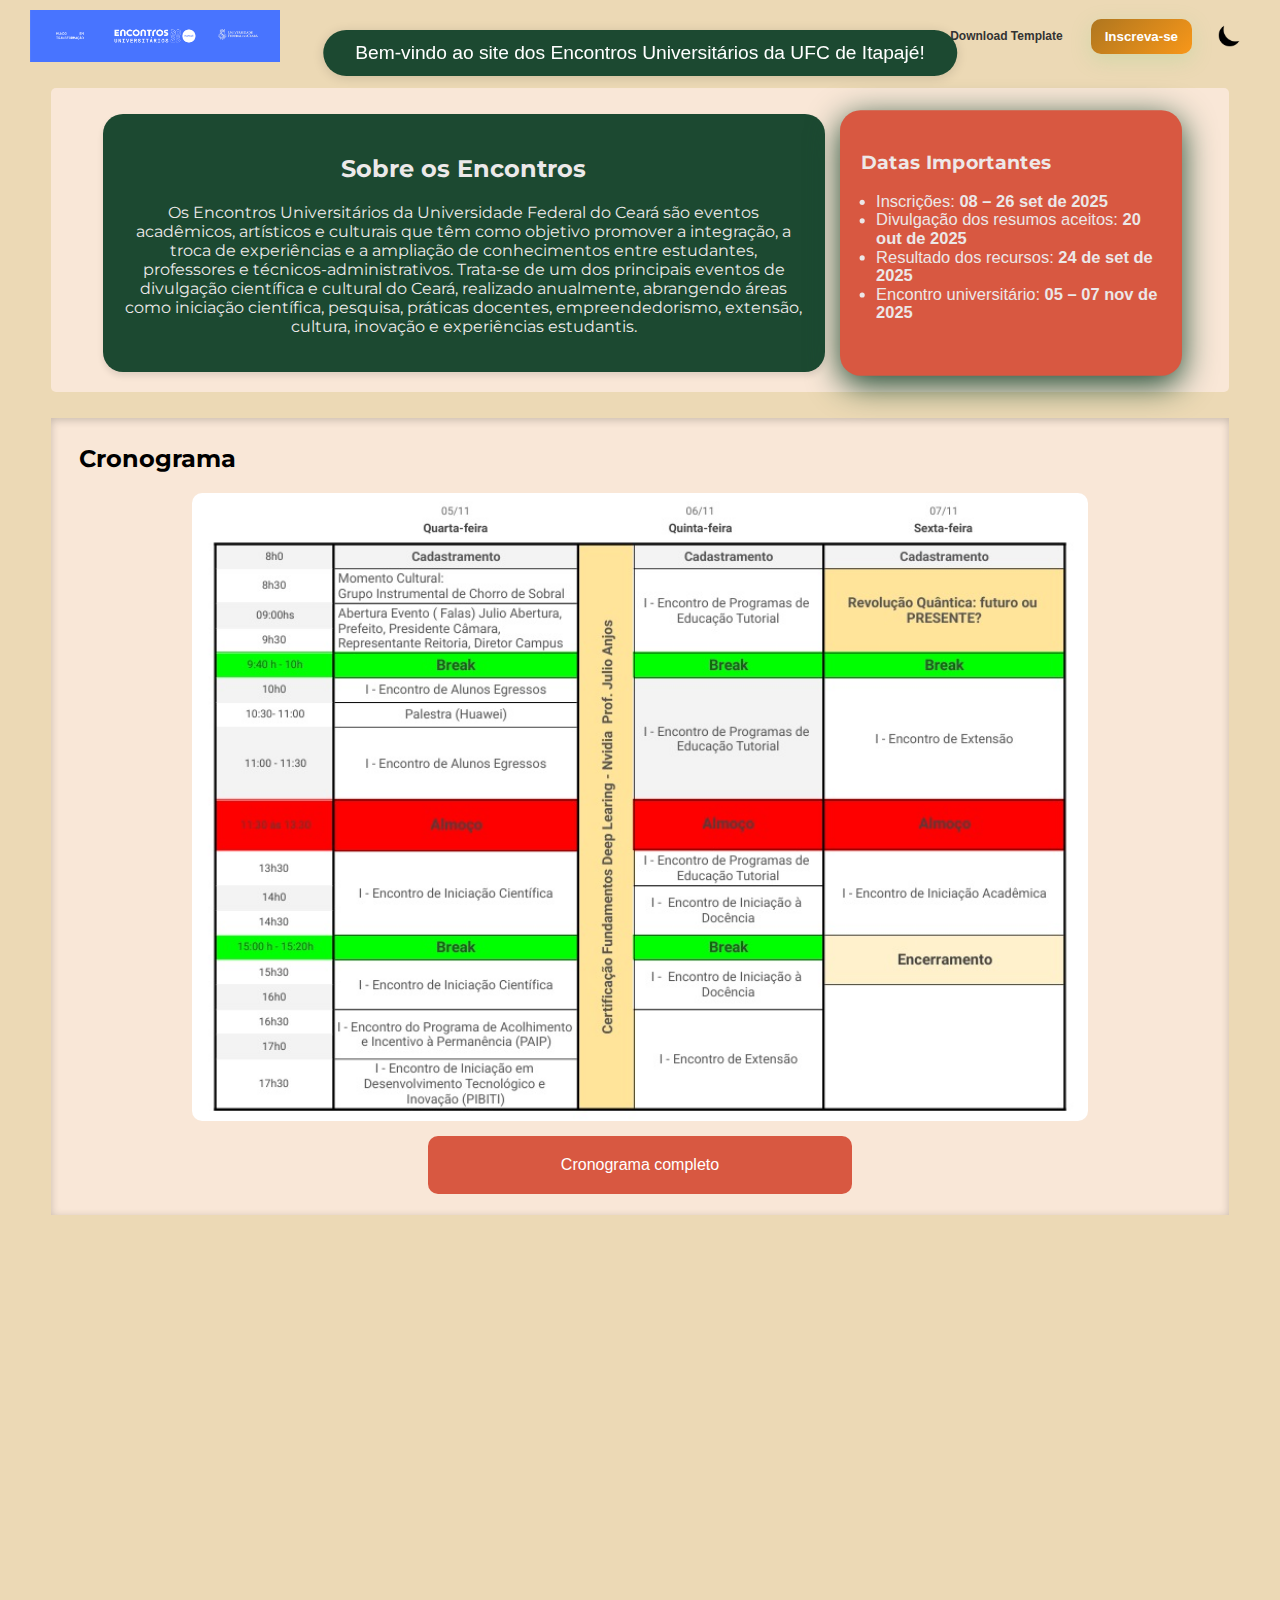
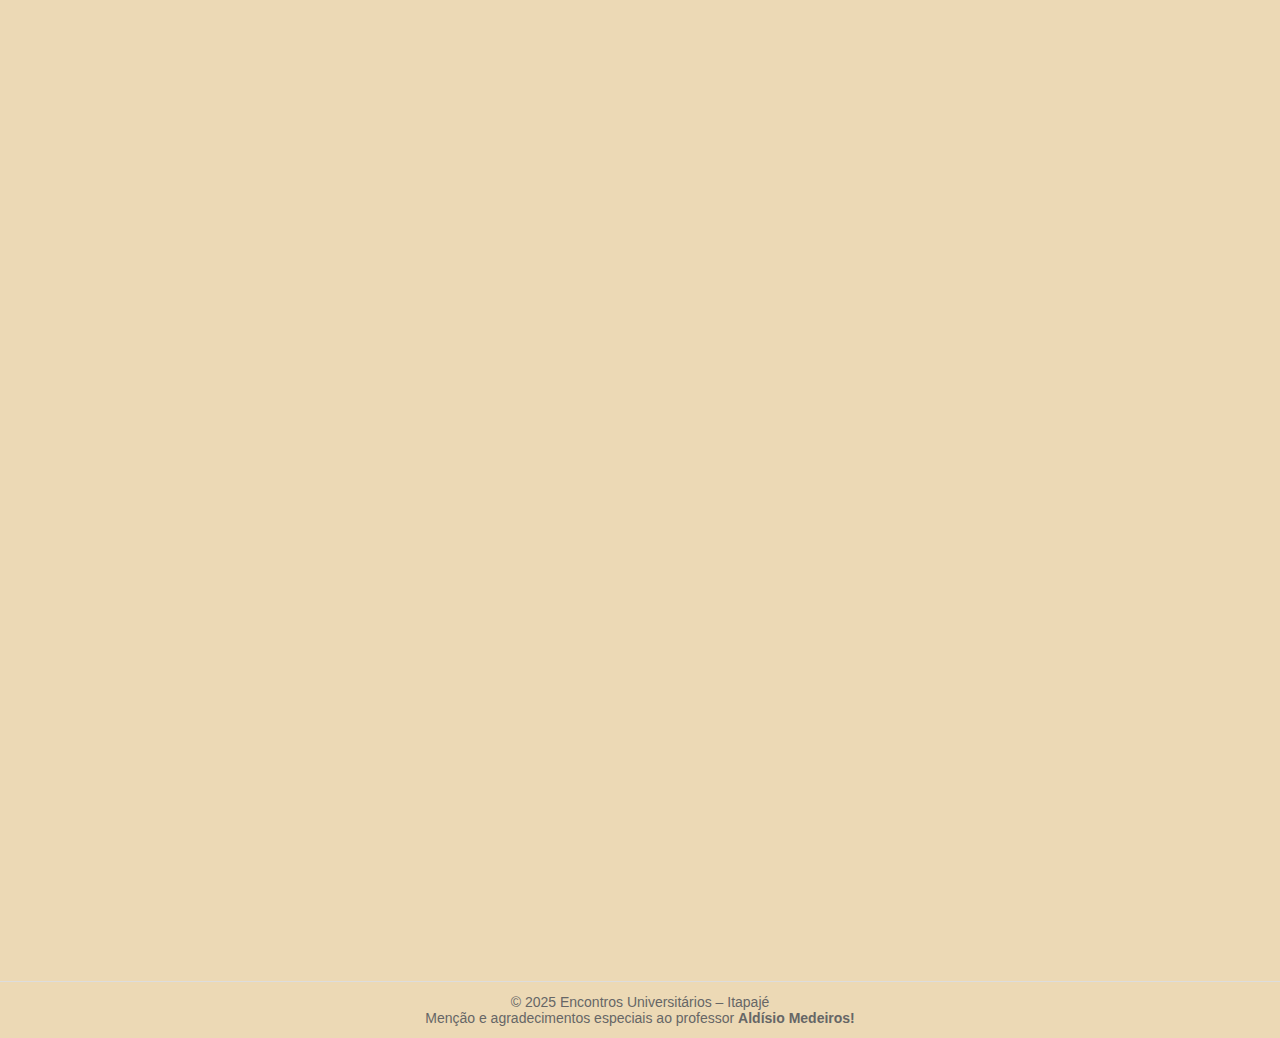
<file: index.html>
<!DOCTYPE html>
<html lang="pt-br">
<head>
    <meta charset="UTF-8">
    <meta name="viewport" content="width=device-width, initial-scale=1.0">
    <link rel="icon" type="image/png" href="./imgs/icone_EU.png" />

    <link href="https://fonts.googleapis.com/css2?family=Montserrat:wght@400;600&family=Open+Sans:wght@400;600&display=swap" rel="stylesheet">

    <title>Encontros Universitários 2025 | Itapajé CE</title>

    <link rel="stylesheet" href="./style.css">

    <script src="./script.js" defer></script>

</head>

<body>
    
    <!-- Barra superior -->
    <header class="topbar" id="topbar">
        <nav class="nav" aria-label="Navegação principal">
            <a class="brand" href="https://sysprppg.ufc.br/eu/2025/" target="_blank" aria-label="ir para site EU">
                <img src="imgs/EU2025_cabec.png" alt="Logo-img" class="logo-EU" title="Site dos Encontros Universitários">
            </a>
            <div class="spacer"></div>
            <div class="links" id="navLinks">
                <a data-scrollto="#home" href="#home">Início</a>
                <a data-scrollto="#programacao" href="#programacao">Programação</a>
                <a data-scrollto="#info" href="#info"> Informações</a>
                <a data-scrollto="#contatos" href="#contatos">Contatos</a>
                <a data-scrollto="#org" href="#org">Organização</a>
                <a href="https://sysprppg.ufc.br/eu/2025/index.php/template-para-apresentacoes" target="_blank">Download Template</a>
            </div>

            <button data-inscrever class="inscrever">Inscreva-se</button>
            
            <!-- BOTÃO DARK MODE -->
            <button title="Dark mode" id="darkToggle" class="toggle-dark" aria-label="Alternar tema">
                <img src="imgs/lua.png" alt="Alternar tema" class="icon-dark">
            </button>
            
            <!-- três traços kkkk -->
            <button class="burger" id="burger" aria-label="Abrir menu" aria-controls="navLinks" aria-expanded="false">
                <span class="bar"></span>
                <span class="bar"></span>
                <span class="bar"></span>
            </button>
        </nav>
    </header>


    <!-- CORPO PRINCIPAL DO SITE -->
    <!-- Home -->
    <main>
        <section id="home" class="hero">
             <!-- <h1 style="text-align: center;">Encontros Universitários 2025 - Itapajé</h1> -->
            <div class="content-container">
                <div class="cards-container">
                    <div class="card main-card">
                        <h2>Sobre os Encontros</h2>
                        <p>Os Encontros Universitários da Universidade Federal do Ceará são eventos acadêmicos, artísticos e culturais que têm como objetivo promover a integração, a troca de experiências e a ampliação de conhecimentos entre estudantes, professores e técnicos-administrativos. Trata-se de um dos principais eventos de divulgação científica e cultural do Ceará, realizado anualmente, abrangendo áreas como iniciação científica, pesquisa, práticas docentes, empreendedorismo, extensão, cultura, inovação e experiências estudantis.</p>
                    </div>
                    <div id="card-date" class="card side-card">
                        <h3>Datas Importantes</h3>
                        <ul class="muted">
                            <li>Inscrições: <strong>08 – 26 set de 2025</strong></li>
                            <li>Divulgação dos resumos aceitos: <strong>20 out de 2025</strong></li>
                            <li>Resultado dos recursos: <strong>24 de set de 2025</strong></li>
                            <li>Encontro universitário: <strong>05 – 07 nov de 2025</strong></li>
                        </ul>
                    </div>
                </div>
        </section>

        <!-- Programação -->
        <section id="programacao">
            <h2>Cronograma</h2>
            <img class="cronograma" src="imgs/prog2.jpg" alt="Cronograma">
            <a class="comp" href="https://drive.google.com/file/d/19TSEqKfdE1j9_qYb69uY0jV5UJxWDCfP/view?usp=sharing" target="_blank">Cronograma completo</a>
        </section>

        <!-- Inscrição -->
        <section id="info">
            <h2>Informações</h2>
            <p>Veja os trabalhos no link abaixo:</p>
            <a class="comp" href="https://drive.google.com/file/d/16iGttIjMV3OCXrjWsPXw42Hp1NzFUA-V/view?usp=sharing" target="_blank">Lista de Trabalhos Aceitos</a>
            </div>
        </section>

        <!-- Contatos -->
        <section id="contatos">
            <h2>Contatos</h2>
            <div>
                <p>E‑mail: Encontrosuniversitarios@itapaje.ufc.br<br>Instagram: @ufc.itapaje<br></p>
                <div>
                    <h3>Local</h3>
                    <div class="map">

                    <iframe src="https://www.google.com/maps/embed?pb=!1m18!1m12!1m3!1d418.50828631290585!2d-39.57857748487574!3d-3.6905886933231193!2m3!1f0!2f0!3f0!3m2!1i1024!2i768!4f13.1!3m3!1m2!1s0x7c06b60a56c1aa1%3A0x6b11fce20b307326!2sUFC%20-%20Universidade%20Federal%20do%20Cear%C3%A1%20%7C%20Campus%20Itapaj%C3%A9!5e0!3m2!1sen!2sbr!4v1755982370438!5m2!1sen!2sbr" width="600" height="450" style="border:0;" allowfullscreen="" loading="lazy" referrerpolicy="no-referrer-when-downgrade"></iframe>
                    </div>
                    <p>UFC - Universidade Federal do Ceará | Campus Itapajé, Itapaje - Ceará, 62600-000</p>
                </div>
            </div>
        </section>

        <!-- Organização -->
        <section id="org">
            <h2>Comitê organizacional</h2>

            <h3>Comitê Docente</h3>
            <ul>
                <li>Eduardo de Melo Mapurunga</li>
                <li>Julio Cesar Santos dos Anjos</li>
                <li>Tarek Sayjari</li>
            </ul>
            <h3>Comitê Discente</h3>
            <ul>
                <li>Milena Costa Barrozo</li>
                <li>Leandro Nascimento Adegas</li>
                <li>Jônatas Fernandes Silva</li>
            </ul>
        </section>

        <footer>
            <div class="rodape">
                &copy; 2025 Encontros Universitários &ndash; Itapajé<br>
                Menção e agradecimentos especiais ao professor <strong>Aldísio Medeiros!</strong>
            </div>
        </footer>
</body>
</html>
</file>
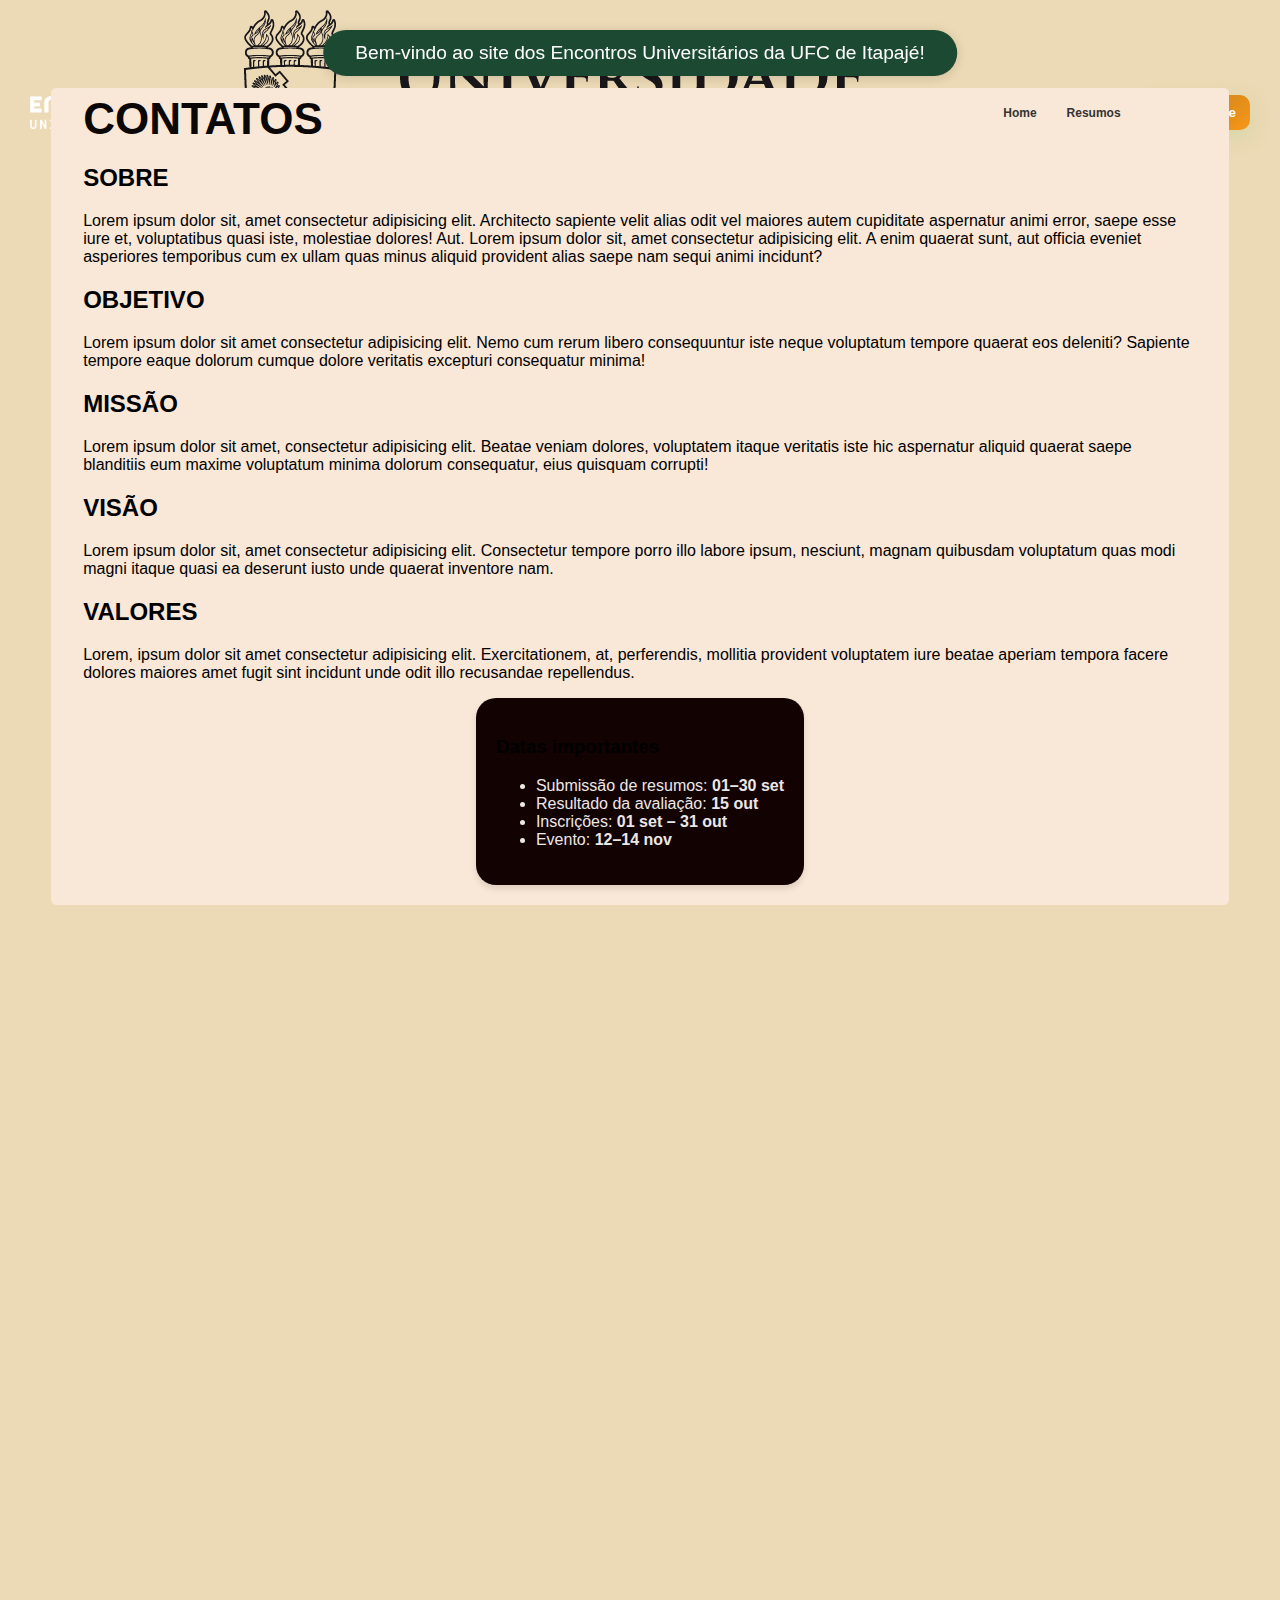
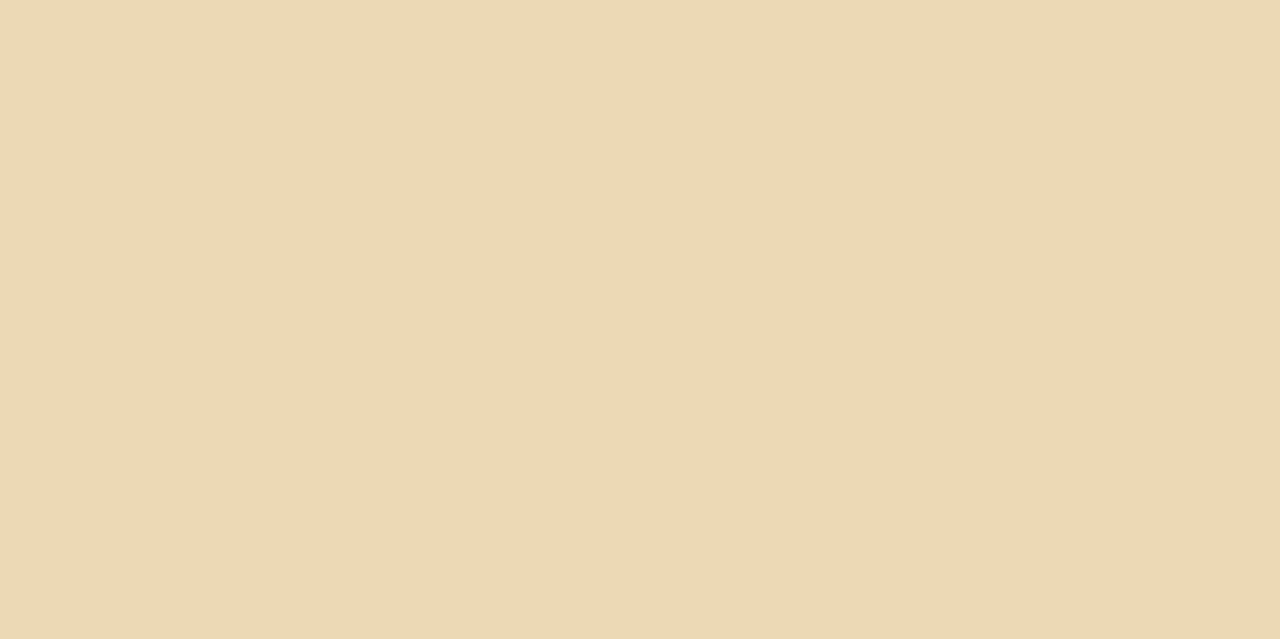
<file: sub/contatos.html>
<!DOCTYPE html>
<html lang="pt-br">
<head>
    <meta charset="UTF-8">
    <meta name="viewport" content="width=device-width, initial-scale=1.0">
    <link rel="icon" type="image/png" href="../imgs/icone_EU.png" />

    <title>Contatos | Encontro Universitário</title>

    <link rel="stylesheet" href="../style.css">

    <script src="../script.js" defer></script>

</head>

<body>
    
    <!-- Barra superior -->
    <header class="topbar" id="topbar">
        <nav class="nav" aria-label="Navegação principal">
            <a class="brand" href="../index.html" aria-label="Ir para Início">
                <img src="../imgs/encontros25_logo.png" alt="Logo-img" class="logo-EU">
            </a>
            <a href="https://itapaje.ufc.br/pt/">
                <img src="../imgs/brasao_UFC.png" alt="brasao-ufc" class="logo-UFC">
            </a>
            <div class="spacer"></div>
            <div class="links" id="navLinks">
                <a href="../index.html" >Home</a>
                <a href="resumos.html">Resumos</a>
            </div>
            <button class="inscrever" onclick="window.location.href='../sub/inscrever.html'">Inscreva-se</button>
            
            <!-- três traços -->
            <button class="burger" id="burger" aria-label="Abrir menu" aria-controls="navLinks" aria-expanded="false">
                <span class="bar"></span>
                <span class="bar"></span>
                <span class="bar"></span>
            </button>
        </nav>
    </header>

    <!-- Home -->
    <main>
        <section id="home" class="hero">
            <div>
                <h1>CONTATOS</h1>
                <div class="sobre">
                    <h2>SOBRE</h2>
                    <p>Lorem ipsum dolor sit, amet consectetur adipisicing elit. Architecto sapiente velit alias odit vel maiores autem cupiditate aspernatur animi error, saepe esse iure et, voluptatibus quasi iste, molestiae dolores! Aut. Lorem ipsum dolor sit, amet consectetur adipisicing elit. A enim quaerat sunt, aut officia eveniet asperiores temporibus cum ex ullam quas minus aliquid provident alias saepe nam sequi animi incidunt?</p>
                </div>
                <div class="objetivo">
                    <h2>OBJETIVO</h2>
                    <p>Lorem ipsum dolor sit amet consectetur adipisicing elit. Nemo cum rerum libero consequuntur iste neque voluptatum tempore quaerat eos deleniti? Sapiente tempore eaque dolorum cumque dolore veritatis excepturi consequatur minima!</p>
                </div>
                <div class="missao">
                    <h2>MISSÃO</h2>
                    <p>Lorem ipsum dolor sit amet, consectetur adipisicing elit. Beatae veniam dolores, voluptatem itaque veritatis iste hic aspernatur aliquid quaerat saepe blanditiis eum maxime voluptatum minima dolorum consequatur, eius quisquam corrupti!</p>
                </div>
                <div class="visao">
                    <h2>VISÃO</h2>
                    <p>Lorem ipsum dolor sit, amet consectetur adipisicing elit. Consectetur tempore porro illo labore ipsum, nesciunt, magnam quibusdam voluptatum quas modi magni itaque quasi ea deserunt iusto unde quaerat inventore nam.</p>
                </div>
                <div class="valores">
                    <h2>VALORES</h2>
                    <p>Lorem, ipsum dolor sit amet consectetur adipisicing elit. Exercitationem, at, perferendis, mollitia provident voluptatem iure beatae aperiam tempora facere dolores maiores amet fugit sint incidunt unde odit illo recusandae repellendus.</p>
                </div>
            </div>
            <div class="card">
                <h3>Datas importantes</h3>
                    <ul class="muted">
                        <li>Submissão de resumos: <strong>01–30 set</strong></li>
                        <li>Resultado da avaliação: <strong>15 out</strong></li>
                        <li>Inscrições: <strong>01 set – 31 out</strong></li>
                        <li>Evento: <strong>12–14 nov</strong></li>
                    </ul>
            </div>
        </section>

    <!-- Resumos -->
    <section id="resumos">
        <h2>Chamada de Resumos</h2>
        <p class="muted">Diretrizes rápidas para submissão. Você pode personalizar este bloco com PDFs, modelos e links do seu SIGAA/Sistema interno.</p>
        <div class="grid">
            <article class="tile">
                <h3>Áreas Temáticas</h3>
                    <p class="muted">Ciências da Saúde, Exatas, Humanas, Engenharias, Linguística, Artes & Design, Tecnologia da Informação, Extensão universitária.</p>
            </article>
            <article class="tile">
                <h3>Formato do Resumo</h3>
                    <p class="muted">Até 300 palavras, 3–5 palavras‑chave, referências opcionais. Template em DOCX/LaTeX. Título em caixa alta, autores com afiliação.</p>
            </article>
            <article class="tile">
                <h3>Avaliação</h3>
                    <p class="muted">Dupla revisão cega, critérios: originalidade, método, clareza, relevância. Resultados divulgados por e‑mail e página do evento.</p>
            </article>
        </div>
    </section>


    <!-- Inscrição -->
    <section id="inscricao">
        <h2>Inscrição</h2>
        <p class="muted">Integre seu formulário (Google Forms, Wufoo, Typeform ou backend próprio) no iframe abaixo ou redirecione via botão.</p>
        <div class="tile tile-iframe">
            <iframe title="Formulário de Inscrição" srcdoc="\
                <style>body{font-family:sans-serif; padding:20px} .box{border:1px solid #ddd; border-radius:12px; padding:16px} button{padding:10px 14px; border-radius:10px; border:0; background:#0a84ff; color:#fff; font-weight:700}</style>\
                <div class='box'>Substitua este iframe por seu <b>Google Forms</b> ou insira um link externo.\
                <p>Exemplo: <a href='https://forms.gle/' target='_blank'>Abrir formulário</a></p>\
                <button onclick=\"window.top.location.hash='contatos'\">Dúvidas? Fale conosco</button></div>"></iframe>
        </div>
    </section>


    <!-- Contatos -->
    <section id="contatos">
        <h2>Contatos</h2>
        <div class="grid">
            <div class="tile">
                <h3>Comissão Organizadora</h3>
                <p class="muted">E‑mail: encontro@universidade.br<br>WhatsApp: (88) 9 0000‑0000<br>Instagram: @euniv_quixada</p>
            </div>
            <div class="tile">
                <h3>Local</h3>
                <p class="muted">Campus Quixadá – Bloco A, Auditório Principal. Endereço completo, mapas e informações de acesso.</p>
            </div>
            <div class="tile">
                <h3>Parcerias</h3>
                <p class="muted">Pró‑Reitoria de Pesquisa e Pós‑Graduação, Diretório Central Estudantil, Empresas Júnior e laboratórios.</p>
            </div>
        </div>
    </footer>


</body>

</html>
</file>
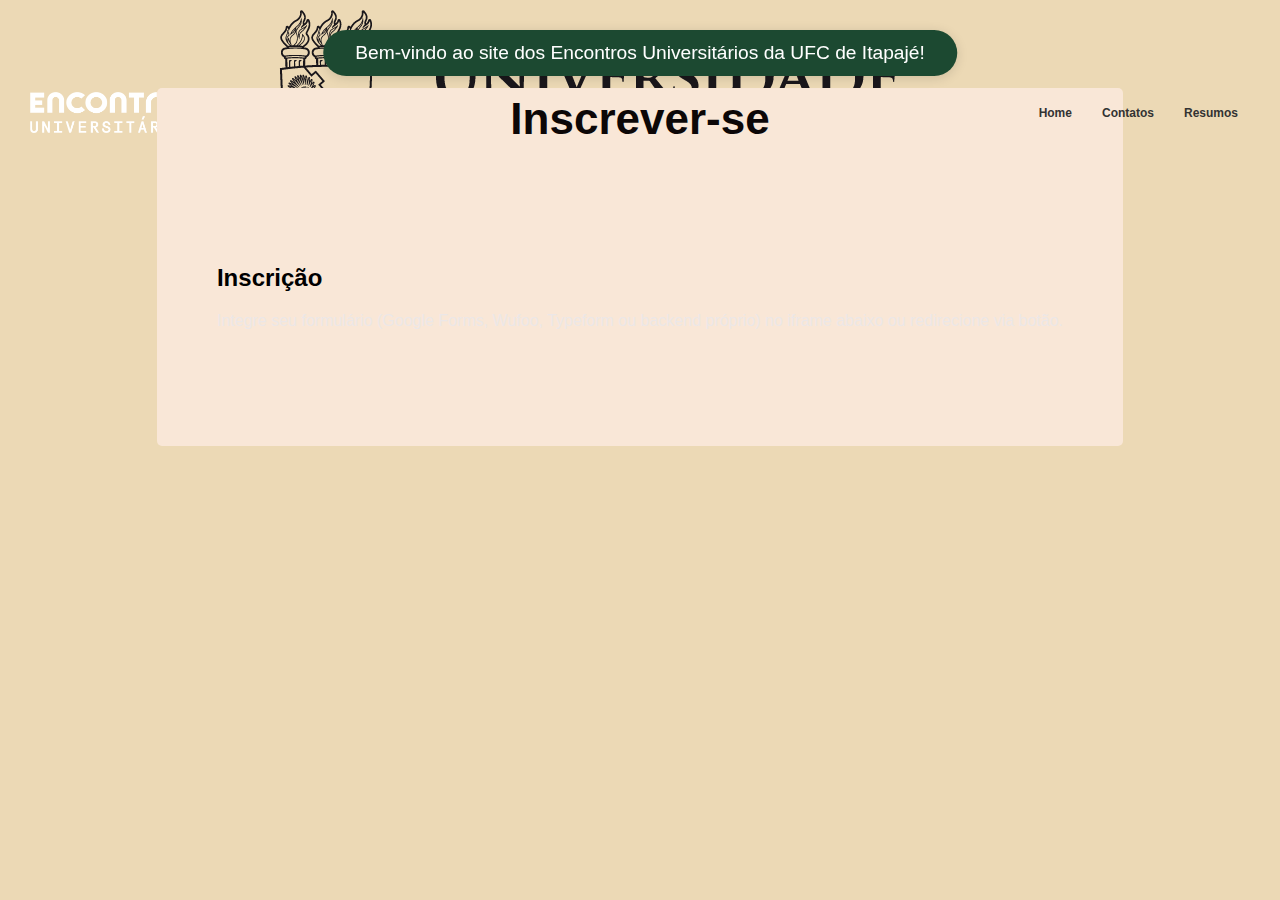
<file: sub/inscrever.html>
<!DOCTYPE html>
<html lang="pt-br">
<head>
    <meta charset="UTF-8">
    <meta name="viewport" content="width=device-width, initial-scale=1.0">
    <link rel="icon" type="image/png" href="../imgs/icone_EU.png" />

    <title>Inscrição | Encontro Universitário</title>

    <link rel="stylesheet" href="../style.css">

    <script src="../script.js" defer></script>

</head>

<body>
    
    <!-- Barra superior -->
    <header class="topbar" id="topbar">
        <nav class="nav" aria-label="Navegação principal">
            <a class="brand" href="../index.html" aria-label="Ir para Início">
                <img src="../imgs/encontros25_logo.png" alt="Logo-img" class="logo-EU">
            </a>
            <a href="https://itapaje.ufc.br/pt/">
                <img src="../imgs/brasao_UFC.png" alt="brasao-ufc" class="logo-UFC">
            </a>
            <div class="spacer"></div>
            <div class="links" id="navLinks">
                <a href="../index.html">Home</a>
                <a href="contatos.html">Contatos</a>
                <a href="resumos.html">Resumos</a>
            </div>

            <!-- três traços -->
            <button class="burger" id="burger" aria-label="Abrir menu" aria-controls="navLinks" aria-expanded="false">
                <span class="bar"></span>
                <span class="bar"></span>
                <span class="bar"></span>
            </button>
        </nav>
    </header>

    <!-- Home -->
    <main>
        <section id="home" class="hero">
            <div>
                <h1>Inscrever-se</h1>
            </div>

    <!-- Inscrição -->
    <section id="inscricao">
        <h2>Inscrição</h2>
        <p class="muted">Integre seu formulário (Google Forms, Wufoo, Typeform ou backend próprio) no iframe abaixo ou redirecione via botão.</p>
    </section>

</body>

</html>
</file>
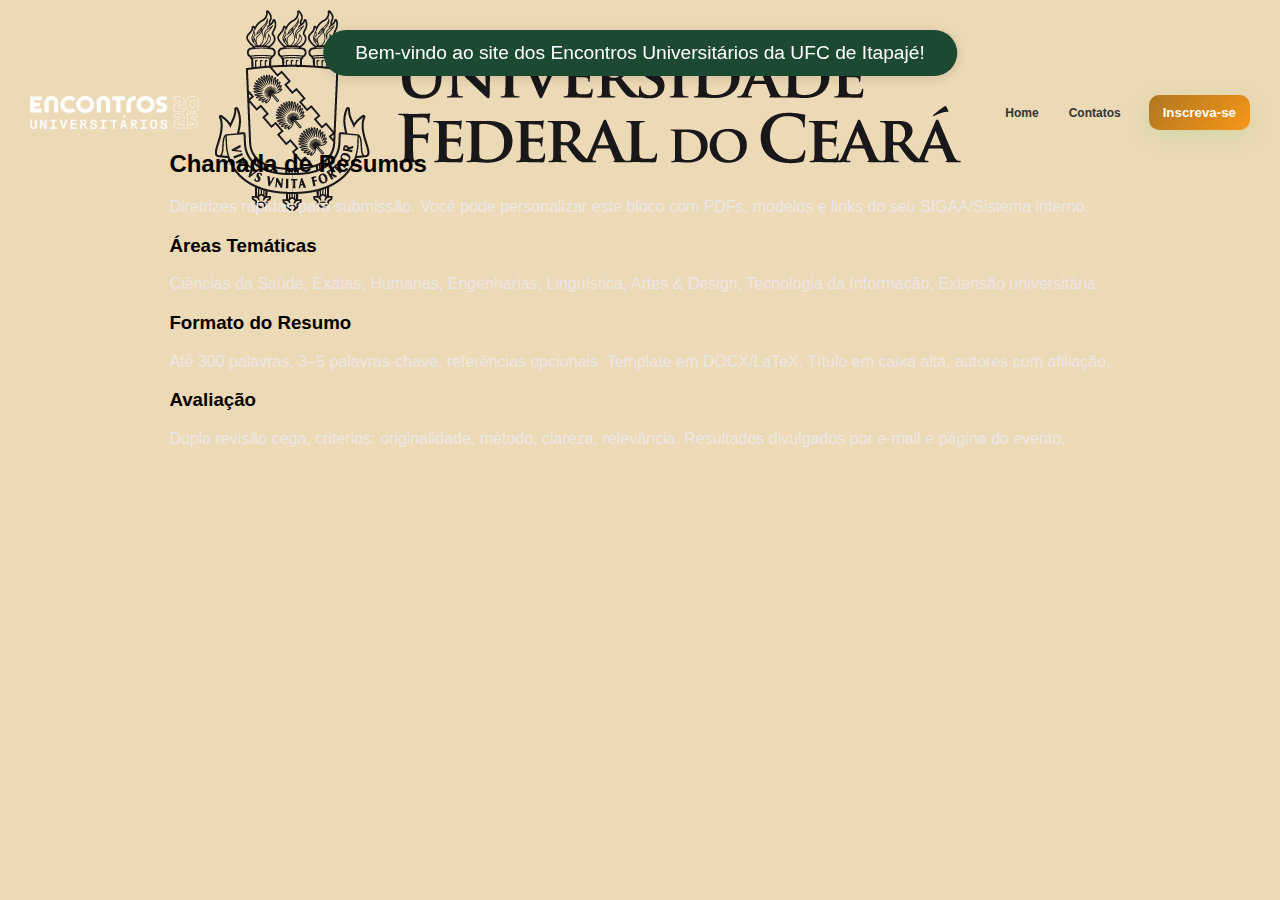
<file: sub/resumos.html>
<!DOCTYPE html>
<html lang="pt-br">
<head>
    <meta charset="UTF-8">
    <meta name="viewport" content="width=device-width, initial-scale=1.0">
    <link rel="icon" type="image/png" href="../imgs/icone_EU.png" />

    <title>Resumos | Encontro Universitário</title>

    <link rel="stylesheet" href="../style.css">

    <script src="../script.js" defer></script>

</head>


<body>
    
    <!-- Barra superior -->
    <header class="topbar" id="topbar">
        <nav class="nav" aria-label="Navegação principal">
            <a class="brand" href="../index.html" aria-label="Ir para Início">
                <img src="../imgs/encontros25_logo.png" alt="Logo-img" class="logo-EU">
            </a>
            <a href="https://itapaje.ufc.br/pt/">
                <img src="../imgs/brasao_UFC.png" alt="brasao-ufc" class="logo-UFC">
            </a>
            <div class="spacer"></div>
            <div class="links" id="navLinks">
                <a href="../index.html" >Home</a>
                <a href="contatos.html">Contatos</a>
            </div>
            <button class="inscrever" onclick="window.location.href='../sub/inscrever.html'">Inscreva-se</button>
            
            <!-- três traços -->
            <button class="burger" id="burger" aria-label="Abrir menu" aria-controls="navLinks" aria-expanded="false">
                <span class="bar"></span>
                <span class="bar"></span>
                <span class="bar"></span>
            </button>
        </nav>
    </header>


    <!-- Resumos -->
    <section id="resumos">
        <h2>Chamada de Resumos</h2>
        <p class="muted">Diretrizes rápidas para submissão. Você pode personalizar este bloco com PDFs, modelos e links do seu SIGAA/Sistema interno.</p>
        <div class="grid">
            <article class="tile">
                <h3>Áreas Temáticas</h3>
                    <p class="muted">Ciências da Saúde, Exatas, Humanas, Engenharias, Linguística, Artes & Design, Tecnologia da Informação, Extensão universitária.</p>
            </article>
            <article class="tile">
                <h3>Formato do Resumo</h3>
                    <p class="muted">Até 300 palavras, 3–5 palavras‑chave, referências opcionais. Template em DOCX/LaTeX. Título em caixa alta, autores com afiliação.</p>
            </article>
            <article class="tile">
                <h3>Avaliação</h3>
                    <p class="muted">Dupla revisão cega, critérios: originalidade, método, clareza, relevância. Resultados divulgados por e‑mail e página do evento.</p>
            </article>
        </div>
    </section>

</body>

</html>
</file>
<file: style.css>
body {
    background-color: #ecd9b5;
    margin: 0;
    padding: 0;
    font-family: Arial, sans-serif;
    align-items: center;
    display: flex;
    flex-direction: column;
}
h1, h2, h3, p {
    font-family: 'Montserrat', sans-serif;
}

/* div da barra superior */ 
.topbar {
    width: 100%;
    height: 50px;
    max-height: 60px;
}
/* principal div da barra superior */
.nav {
    justify-content: space-between;
    padding: 10px 30px;
    display: flex;
    align-items: center;
    gap: 16px;
}


.brand {
    display: flex;
    align-items: center;
    gap: 10px;
    text-decoration: none;
    color: #0a0909;
    font-weight: 700;
    letter-spacing: 0.2px;
}
.brand .logo {
    width: 30px;
    height: 30px;
    border-radius: 8px;
    background: linear-gradient(135deg, #a1d49a, #50e3c2);
    box-shadow: 0 0 0 4px #ffffff0f inset;
}


.spacer { flex: 1 }


.links {
    display: flex;
    gap: 6px;
    align-items: center;
}
.links a {
    color: #333;
    text-decoration: none;
    font-weight: 700;
    font-size: 16px;
    padding: 10px 12px;
    border-radius: 10px;
    position: relative;
    align-items: center;
    text-align: center;
    font-size: 12px;
}
.links a:hover {
    background: #f5f5f5;
}


.inscrever, .ver_edital {
    white-space: nowrap;
    appearance: none;
    border: 0;
    padding: 10px 14px;
    border-radius: 10px;
    font-weight: 700;
    cursor: pointer;
    color: #fff;
    background: linear-gradient(135deg, #af761f, #f89719);
    box-shadow: 0 6px 20px rgba(137, 211, 131, 0.25);
    transition: box-shadow .2s ease;
}
.inscrever:focus, .ver_edital:focus {
    outline: 3px solid #0a0e0b;
    outline-offset: 2px;
}
.inscrever:hover, .ver_edital:hover {
    box-shadow: 0 6px 16px rgba(0,0,0,.25);
}


.inscrever_2 {
    white-space: nowrap;
    appearance: none;
    border: 0;
    padding: 10px 14px;
    border-radius: 10px;
    font-weight: 700;
    cursor: pointer;
    color: #fff;
    background: linear-gradient(135deg, #af761f, #f89719);
    transition: box-shadow .2s ease;
}
.inscrever_2:focus {
    outline: 3px solid #0a0e0b;
    outline-offset: 2px;
}
.inscrever_2:hover {
    box-shadow: 0 6px 16px rgba(0,0,0,.25);
}


.burger {
    display: none;
    background: none;
    border: 0;
    width: 40px;
    height: 40px;
    border-radius: 10px;
    position: relative;
    cursor: pointer;
}

.burger .bar {
    position: absolute;
    left: 10px;
    right: 10px;
    height: 2px;
    background: #333;
    border-radius: 2px;
    transition: transform 0.25s ease, opacity 0.2s ease;
}

.burger .bar:nth-child(1) { top: 12px; }
.burger .bar:nth-child(2) { top: 19px; }
.burger .bar:nth-child(3) { top: 26px; }

.burger.open .bar:nth-child(1) {
    transform: translateY(7px) rotate(45deg);
}
.burger.open .bar:nth-child(2) {
    opacity: 0;
}
.burger.open .bar:nth-child(3) {
    transform: translateY(-7px) rotate(-45deg);
}


section {
    max-width: 1200px;
    margin: 0 auto;
    padding: 80px clamp(12px, 3.5vw, 28px);
}

section#home{
    max-width: 1200px;
    display: flex;
    flex-direction: column;
    align-items: center;
    border-radius: 5px;
}


.cronograma {
    width: 70vw;
    height: auto;
    border-radius: 10px;
    margin: auto;
}


.comp {
    text-decoration: none;
    margin: auto;
    width: 30vw;
    padding: 20px;
    font-size: clamp(12px, 2vw, 16px);
    border-radius: 10px;
    border: none;
    background-color: #D85841;
    color: white;
    cursor: pointer;
    font-family: Arial, sans-serif;
    margin-top: 15px;
    margin-bottom: 15px;
    text-align: center;
}



.hero {
    margin-left: 5vw;
    margin-right: 5vw;
    padding: 44px clamp(16px, 4vw, 32px);
    padding-top: 44px;
    display: flex;
    flex-direction: column;
    align-items: center;
    background-color: #f9e7d7;
}

.hero h1 { 
    font-size: clamp(28px, 4vw, 44px); 
    margin: 0 0 20px; 
    color: #0c0707;
}

.content-container {
    width: 100%;
    max-width: none;
    text-align: center;
}

.cards-container {
    display: flex;
    justify-content: center;
    margin-top: 20px;
    gap: 20px;
    margin-right: 20px;
    margin-left: 20px;
}

.card {
    background: #130202; 
    border-radius: 20px;
    padding: 20px;
    box-shadow: 0 4px 6px rgba(0, 0, 0, 0.1);
}

.main-card {
    width: 70%;
    background-color: #1C4931ff;
    color: #ece9e9;
}

.side-card {
    width: 30%;
    background-color: #D85841;
    color: #eee8e8;
    text-align: left;
}

.side-card ul {
    text-align: left;
    padding-left: 15px;
}

.resumo-card {
    margin-top: 20px;
    width: 100%;
    background-color: #F3B645;
    color: #140202;
}

.muted { color: #ece7e7; }

.logo-EU {
    width: 100%;
    max-width: 250px;
    min-width: 150px;
    height: auto;
}

/* Rodape: */
.rodape {
    text-align: center;
    padding: 12px 0;
    border-top: 1px solid #ddd;
    font-size: 14px;
    color: #666;
}

/* sections */
section#home{
    margin-top: 3vw;
    margin-left: 4vw;
    margin-right: 4vw;
    padding-bottom: 20px;
    padding-top: 6px;
    display: flex;
    flex-direction: column;
    align-items: center;
    border-radius: 5px;
}

#contatos {
    max-width: 1200px;
    margin-top: 2vw;
    margin-left: 4vw;
    margin-right: 4vw;
    padding-bottom: 6px;
    padding-top: 6px;
    display: flex;
    flex-direction: column;
    background-color: #f9e7d7;

    box-shadow: inset 0 2px 8px rgba(0,0,0,.20);
}

#info {
    max-width: 1200px;
    margin-top: 2vw;
    margin-left: 4vw;
    margin-right: 4vw;
    padding-bottom: 6px;
    padding-top: 6px;
    display: flex;
    flex-direction: column;
    background-color: #f9e7d7;

    box-shadow: inset 0 2px 8px rgba(0,0,0,.20);
}


.button-container {
    display: flex;
    gap: 16px;
    justify-content: center;
    margin-top: 20px;
}

#info button {
    font-size: 15px;
    width: 120px;
    height: 50px;
    margin-bottom: 10px;
    cursor: pointer;
}
.map {
    display: flex;
    justify-content: baseline;
    width: 80%;
}
.map iframe {
    width: 100%;
}


#org {
    max-width: 1200px;
    margin-top: 2vw;
    margin-left: 4vw;
    margin-right: 4vw;
    padding-bottom: 6px;
    padding-top: 6px;
    display: flex;
    flex-direction: column;
    background-color: #f9e7d7;

    box-shadow: inset 0 2px 8px rgba(0,0,0,.20);
}

#programacao {
    max-width: 1200px;
    margin-top: 2vw;
    margin-left: 4vw;
    margin-right: 4vw;
    padding-bottom: 6px;
    padding-top: 6px;
    display: flex;
    flex-direction: column;
    background-color: #f9e7d7;

    box-shadow: inset 0 2px 8px rgba(0,0,0,.20);
}

/* BOTÃO DARK MODE */
/* Botão do modo escuro */
.toggle-dark {
  display: inline-flex;
  align-items: center;
  justify-content: center;
  width: 42px;
  height: 42px;
  border: 0;
  background: none;
  cursor: pointer;
  padding: 0;
}
.toggle-dark .icon-dark {
  width: 22px;
  height: 22px;
}


/* Tema escuro por classe no body */
body.dark {
  background: #181a1b;
  color: #eee;
}
body.dark a {
    color: white;
}
body.dark a:hover {
    color: black;
}


body.dark section,
body.dark .card {
  background: #222 !important;
  color: #eee;
}


body.dark button {
  background: none;
  color: #fff;
}
body.dark button img {
    filter: brightness(0) invert(1);
}
body.dark button .bar {
    filter: brightness(0) invert(1);
}


body.dark .inscrever, .inscrever_2 {
    border: 1px solid white;
}


body.dark .inscrever:hover, .inscrever_2:hover {
    box-shadow: 0 2px 8px rgba(255, 255, 255, 0.2);
}


body.dark .ver_edital, .baixar_tamplate {
    border: 1px solid white;
    border-radius: 10px;
    font-weight: bold;
    text-align: center;
}


body.dark .link_template:hover {
    text-shadow: 0 2px 8px rgba(255, 255, 255, 0.2);
    color: #D85841;
}


.link_template{
    display: flex;
    text-align: center;
    text-decoration: none;
    color: black;
    font-size: 15px;
    padding: 0;
    margin: 0 auto;
    justify-content: center;
    width: auto;
    margin-top: 14px;
    margin-bottom: 14px;
}
.link_template:hover {
    text-shadow: 0 2px 8px rgba(0, 0, 0, 0.164);
    color: #D85841;
}



/* VERSÃO PARA MOBILE */
@media (max-width: 1090px) {
    .links {
        display: none;
    }
}


@media (max-width: 1020px) {
    .topbar {
        display: flex;
        width: 100%;
        height: 10vw;
        min-height: 30px;
        padding: 0;
    }
    .nav {
        position: relative;
        width: 100%;
        height: 100%;
        padding: 0;
        padding-left: 3vw;
        padding-right: 3vw;
    }
    .links {
        display: none;
        position: absolute;
        top: 100%;
        left: 0;
        right: 0;
        padding: 8px 10px 16px;
        background: #333;
        border-bottom: 1px solid #ffffff1a;
        color: #ad9d9d;
    }
    .links.open {
        display: flex; 
        flex-direction: column;
    }
    .links.open a {
        color: #fff;
    }
    .links.open a:hover {
        color: black;
    }
    .burger { 
        display: flex;
        align-items: center;
        justify-content: center;
        margin: 0;
        padding: 0;
    }
    .inscrever {
        display: flex;
        justify-content: center;
        width: 80px;
        font-size: 10px;
    }
}


/*TAMANHO M*/
@media (max-width: 900px) {
    .topbar {
        display: flex;
        width: 100%;
        height: 10vw;
        min-height: 30px;
        padding: 0;
    }
    .nav {
        position: relative;
        width: 100%;
        height: 100%;
        padding: 0;
        padding-left: 3vw;
        padding-right: 3vw;
    }
    .links {
        display: none;
        position: absolute;
        top: 100%;
        left: 0;
        right: 0;
        padding: 8px 10px 16px;
        background: #333;
        border-bottom: 1px solid #ffffff1a;
        color: #ad9d9d;
    }
    .links.open {
        display: flex; 
        flex-direction: column;
    }
    .links.open a {
        color: #fff;
    }
    .links.open a:hover {
        color: black;
    }
    .burger { 
        display: flex;
        align-items: center;
        justify-content: center;
        margin: 0;
        padding: 0;
    }
    .inscrever {
        display: flex;
        justify-content: center;
        width: 80px;
        font-size: 10px;
    }

    main {
        padding-top: 0;
        width: 90vw;
        margin: 0;
    }
    section {
        padding-left: 2vw;
        padding-right: 2vw;
        margin: 0;
    }

    .cards-container {
        display: flex;
        flex-direction: column;
        align-items: center;
        gap: 15px;
        margin-top: 0;
        margin-left: auto;
        margin-right: auto;
        width: 100%;
    }
    .main-card {
        margin-top: 6vw;
    }
    .side-card {
        margin-bottom: 4vw;
    }
    .main-card, .side-card {
        width: 100%;
        max-width: 1200px;
        padding-right: 15px;
        padding-left: 15px;
        box-sizing: border-box; /* garante que o padding não estoure a largura */
        font-size: 13px;
    }

    .map {
        display: flex;
        justify-content: center;
        width: 90%;
        margin-left: auto;
        margin-right: auto;
        margin-bottom: 8px;
    }
    .map iframe {
        width: 100%;
    }

    #info button {
        font-size: 13px;
        margin: 0;
        padding: 0;
        align-items: center;
        width: 25vw;
        margin-bottom: 10px;
        cursor: pointer;
    }

     .button-container {
        flex-direction: row;
        gap: 10px;
    }
    .button-container .inscrever_2,
    .button-container .ver_edital {
        width: 100px;
        font-size: 13px;
    }

    h1, h2, h3 {
        font-size: 20px;
        margin-bottom: 8px;
        margin-left: 8px;
        margin-right: 8px;
    }
    p {
        margin-top: 0;
        font-size: 13px;
        margin-left: 8px;
        margin-right: 8px;
    }
    ul, li {
        margin-top: 0;
        font-size: 13px;
        margin-left: 8px;
        margin-right: 8px;
    }
}

/*TAMANHO P*/
@media (max-width: 470px) {
    .topbar {
        display: flex;
        width: 100%;
        height: 10vw;
        min-height: 30px;
        padding: 0;
    }
    .nav {
        width: 100%;
        height: 100%;
        padding: 0;
        padding-left: 3vw;
        padding-right: 3vw;
    }
    .links {
        display: none;
        position: absolute;
        top: 100%;
        left: 0;
        right: 0;
        padding: 8px 10px 16px;
        background: #333;
        border-bottom: 1px solid #ffffff1a;
        color: #ad9d9d;
    }
    .links.open {
        display: flex; 
        flex-direction: column;
    }
    .links.open a {
        color: #fff;
        font-size: 12px;
    }
    .links.open a:hover {
        color: black;
    }
    .burger { 
        display: flex;
        align-items: center;
        justify-content: center;
        margin: 0;
        padding: 0;
    }
    .inscrever {
        display: none;
    }

    #info .inscrever_2 {
        display: flex;
        justify-content: center;
        height: 40px;
        width: 90px;
        font-size: 10px;
    }

    #info .ver_edital {
        display: flex; 
        justify-content: center;
        height: 40px;
        width: 90px;
        font-size: 10px;
    }

     .button-container {
        flex-direction: column;
        gap: 8px;
    }
    .button-container .inscrever_2,
    .button-container .ver_edital {
        width: 90px;
        font-size: 10px;
        height: 40px;
    }

    main {
        padding-top: 0;
        width: 90vw;
        margin: 0;
    }
    section {
        padding-left: 2vw;
        padding-right: 2vw;
        margin: 0;
    }

    .cards-container {
        flex-direction: column;
        align-items: center;
        gap: 10px;
        margin-top: 0;
        margin-left: auto;
        margin-right: auto;
        width: 100%;
    }
    .main-card {
        margin-top: 2vw;
    }
    .side-card {
        margin-bottom: 2vw;
    }
    .main-card, .side-card {
        width: 100%;
        max-width: 1200px;
        padding-right: 15px;
        padding-left: 15px;
        box-sizing: border-box; /* garante que o padding não estoure a largura */
        font-size: 13px;
    }

    .map {
        display: flex;
        justify-content: center;
        width: 90%;
        margin-left: auto;
        margin-right: auto;
        margin-bottom: 8px;
    }
    .map iframe {
        width: 100%;
    }

    #info button {
        display: none;
    }

    h1, h2, h3 {
        font-size: 15px;
        margin-bottom: 6px;
        margin-left: 6px;
        margin-right: 6px;
    }
    p {
        margin-top: 0;
        font-size: 10px;
        margin-left: 6px;
        margin-right: 6px;
    }
    ul, li {
        margin-top: 0;
        font-size: 10px;
        margin-left: 6px;
        margin-right: 6px;
    }

    .toggle-dark {
        display: inline-flex;
        align-items: center;
        justify-content: center;
        width: 32px;
        height: 32px;
        border: 0;
        background: none;
        cursor: pointer;
        padding: 0;
    }
    .toggle-dark .icon-dark {
        width: 18px;
        height: 18px;
    }

    .burger {
        top: -12%;
        display: flex;
        align-items: center;
        justify-content: center;
        background: none;
        width: 30px;
        height: 30px;
        margin: 0;
        border-radius: 8px;
        cursor: pointer;
        padding: 0;
    }
    .burger .bar {
        left: 6px;
        right: 6px;
    }
}
</file>
